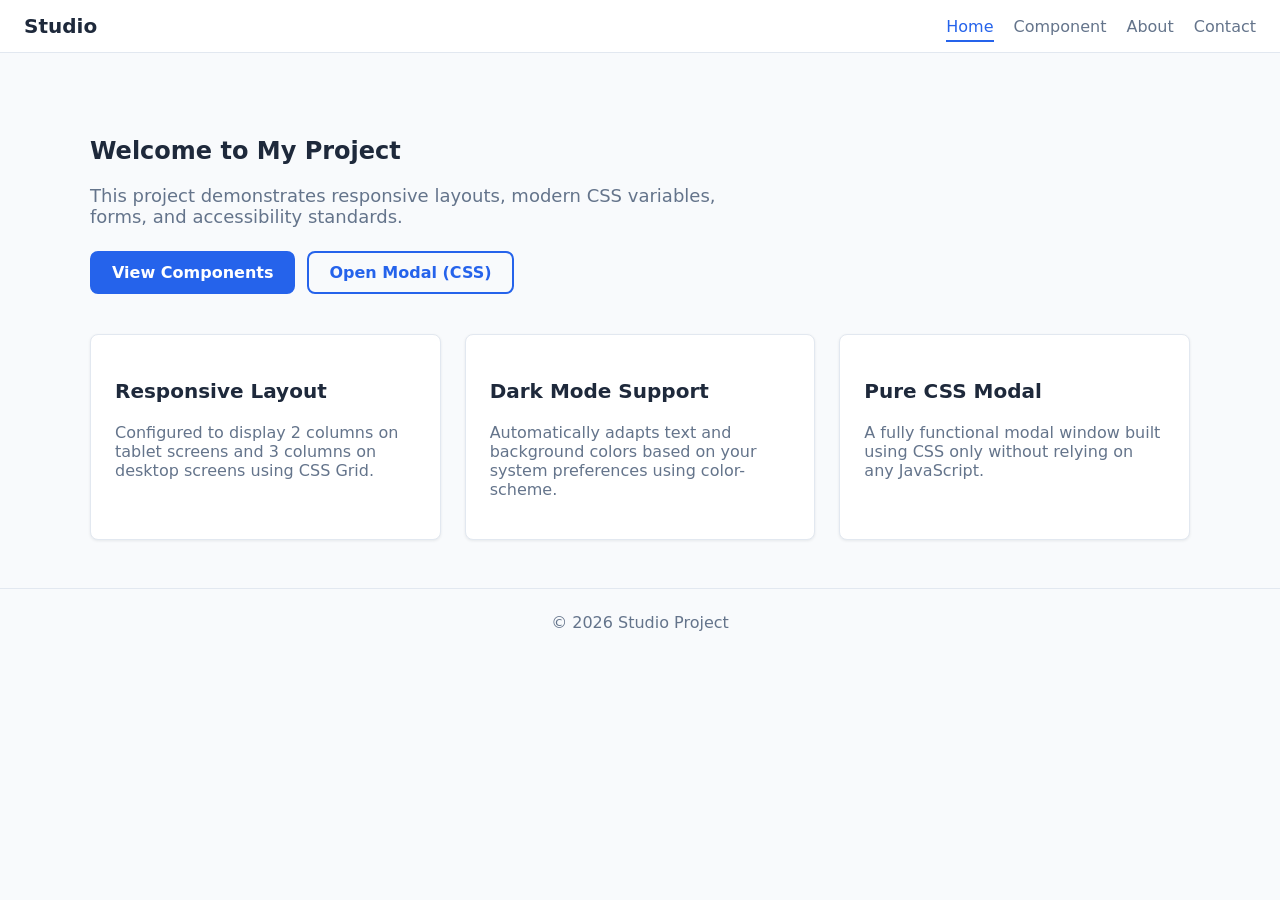
<file: index.html>
<!doctype html>
<html lang="en">
  <head>
    <meta charset="UTF-8" />
    <meta name="viewport" content="width=device-width, initial-scale=1.0" />
    <title>Home | Studio Project</title>
    <link rel="stylesheet" href="css/styleSheet.css" />
  </head>
  <body>
    <header class="site-header">
      <a class="logo" href="index.html">Studio</a>
      <nav>
        <ul>
          <li><a class="active" href="index.html">Home</a></li>
          <li><a href="component.html">Component</a></li>
          <li><a href="about.html">About</a></li>
          <li><a href="contact.html">Contact</a></li>
        </ul>
      </nav>
    </header>
    <main class="container">
      <section class="hero">
        <h1>Welcome to My Project</h1>
        <p>
          This project demonstrates responsive layouts, modern CSS variables,
          forms, and accessibility standards.
        </p>
        <div class="actions">
          <a href="component.html" class="btn">View Components</a>
          <a href="#open-modal" class="btn btn-outline">Open Modal (CSS)</a>
        </div>
      </section>

      <!-- Grid layout with 3 columns on desktop, 2 on tablet, 1 on mobile -->
      <section class="grid">
        <article class="card">
          <h3>Responsive Layout</h3>
          <p>
            Configured to display 2 columns on tablet screens and 3 columns on
            desktop screens using CSS Grid.
          </p>
        </article>
        <article class="card">
          <h3>Dark Mode Support</h3>
          <p>
            Automatically adapts text and background colors based on your system
            preferences using color-scheme.
          </p>
        </article>
        <article class="card">
          <h3>Pure CSS Modal</h3>
          <p>
            A fully functional modal window built using CSS only without relying
            on any JavaScript.
          </p>
        </article>
      </section>
    </main>

    <!-- CSS-Only Modal Structure -->
    <div id="open-modal" class="modal-overlay">
      <div class="modal-content">
        <h3>CSS Modal Window</h3>
        <p>
          This modal is triggered and closed entirely using pure CSS target
          states!
        </p>
        <a href="#" class="btn">Confirm</a>
        <a href="#" class="modal-close" aria-label="Close modal">&times;</a>
      </div>
    </div>

    <footer class="site-footer">
      <div class="container">&copy; 2026 Studio Project</div>
    </footer>
  </body>
</html>
</file>
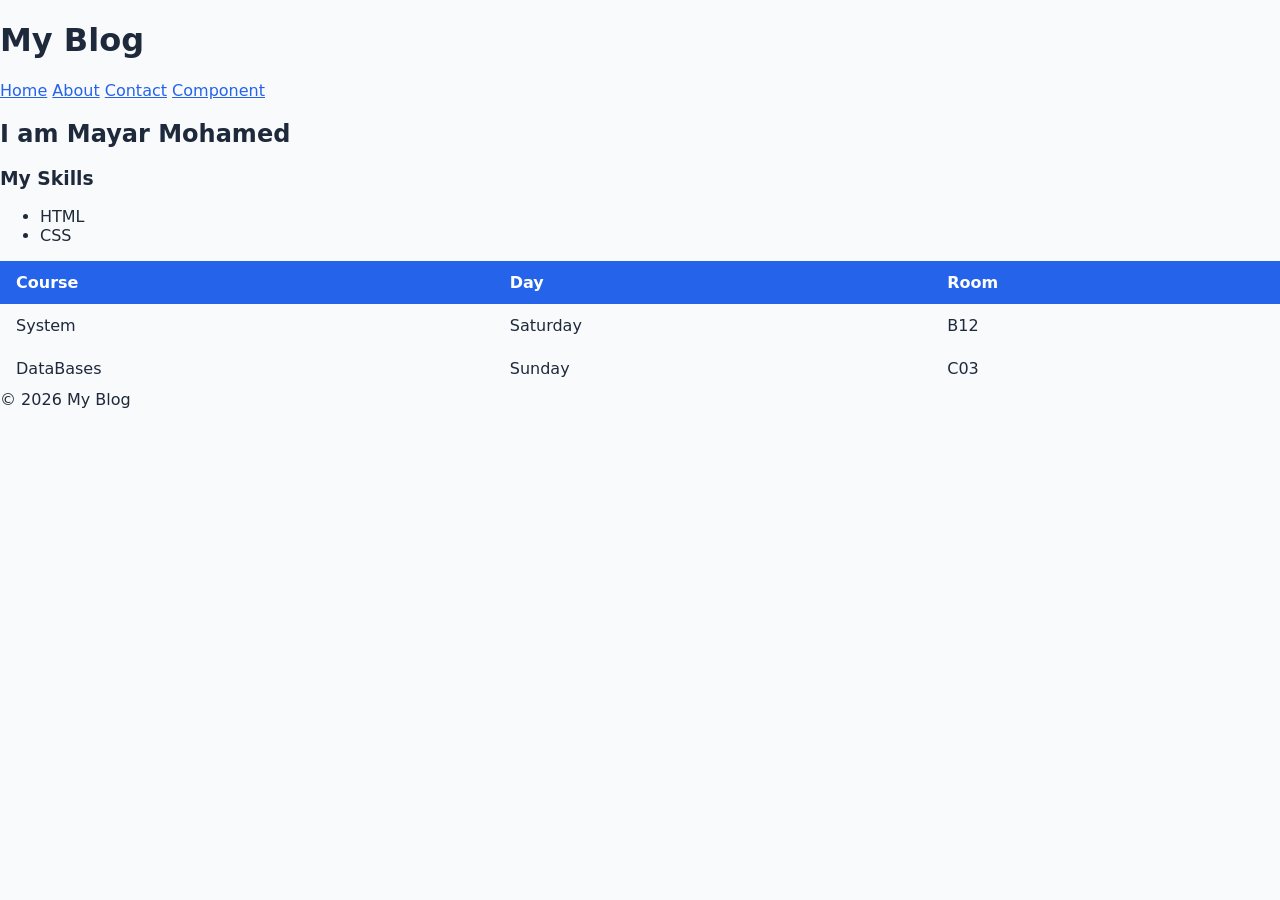
<file: about.html>
<!doctype html>
<html lang="en">
  <head>
    <meta charset="UTF-8" />
    <meta name="viewport" content="width=device-width, initial-scale=1.0" />
    <title>about | My Project</title>
    <link rel="stylesheet" href="css/styleSheet.css" />
  </head>
  <body>
    <header>
      <h1>My Blog</h1>
      <nav>
        <a href="index.html">Home</a>
        <a href="about.html">About</a>
        <a href="contact.html">Contact</a>
        <a href="component.html">Component</a>
      </nav>
    </header>
    <main>
      <h2>I am Mayar Mohamed</h2>
      <h3>My Skills</h3>
      <ul>
        <li>HTML</li>
        <li>CSS</li>
      </ul>
      <table>
        <thead>
          <tr>
            <th>Course</th>
            <th>Day</th>
            <th>Room</th>
          </tr>
        </thead>
        <tbody>
          <tr>
            <td>System</td>
            <td>Saturday</td>
            <td>B12</td>
          </tr>
          <tr>
            <td>DataBases</td>
            <td>Sunday</td>
            <td>C03</td>
          </tr>
        </tbody>
      </table>
    </main>
    <footer>
      <p>&copy; 2026 My Blog</p>
    </footer>
  </body>
</html>
</file>
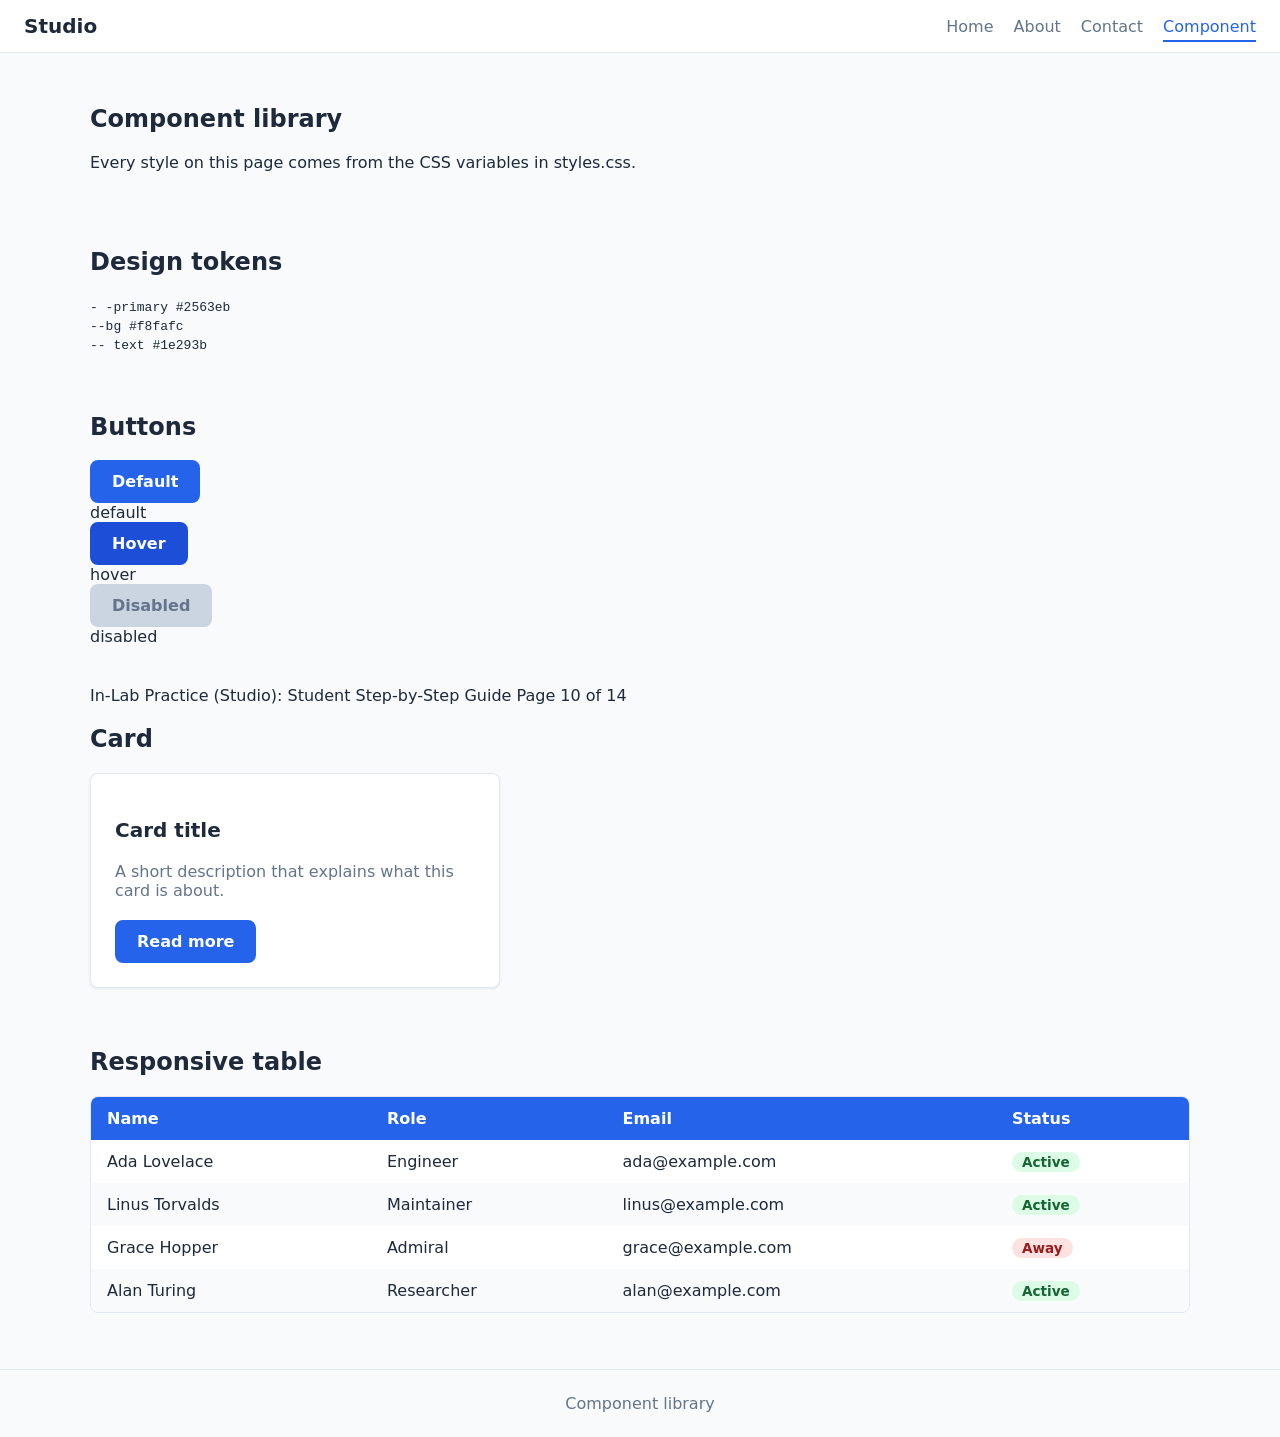
<file: component.html>
<!doctype html>
<html lang="en">
  <head>
    <meta charset="UTF-8" />
    <meta name="viewport" content="width=device-width, initial-scale=1" />
    <title>Studio - Component library</title>
    <link rel="stylesheet" href="css/styleSheet.css" />
  </head>
  <body>
    <header class="site-header">
      <a class="logo" href="index.html">Studio</a>
      <nav>
        <ul>
          <li><a href="index.html">Home</a></li>
          <li><a href="about.html">About</a></li>
          <li><a href="contact.html">Contact</a></li>
          <li><a class="active" href="component.html">Component</a></li>
        </ul>
      </nav>
    </header>
    <main class="container">
      <section class="section">
        <h1>Component library</h1>
        <p class="label">
          Every style on this page comes from the CSS variables in styles.css.
        </p>
      </section>
      <!-- Design tokens -->
      <section class="section">
        <h2>Design tokens</h2>
        <div class="swatches">
          <div class="swatch">
            <i style="background: var(--primary)"></i
            ><code>- -primary #2563eb</code>
          </div>
          <div class="swatch">
            <i style="background: var(--bg)"></i><code>--bg #f8fafc</code>
          </div>

          <div class="swatch">
            <i style="background: var(--text)"></i><code>-- text #1e293b</code>
          </div>
        </div>
      </section>
      <!-- Buttons in three states -->
      <section class="section">
        <h2>Buttons</h2>
        <div class="row">
          <div>
            <button class="btn">Default</button>
            <div class="label">default</div>
          </div>
          <div>
            <button class="btn is-hover">Hover</button>
            <div class="label">hover</div>
          </div>
          <div>
            <button class="btn" disabled>Disabled</button>
            <div class="label">disabled</div>
          </div>
        </div>
      </section>
      <!-- One card component -->
      <section class="section">
        In-Lab Practice (Studio): Student Step-by-Step Guide Page 10 of 14

        <h2>Card</h2>
        <article class="card" style="max-width: 360px">
          <h3>Card title</h3>
          <p>A short description that explains what this card is about.</p>
          <a class="btn" href="#">Read more</a>
        </article>
      </section>
      <!-- One responsive table -->
      <section class="section">
        <h2>Responsive table</h2>
        <div class="table-wrap">
          <table>
            <thead>
              <tr>
                <th>Name</th>
                <th>Role</th>
                <th>Email</th>
                <th>Status</th>
              </tr>
            </thead>
            <tbody>
              <tr>
                <td>Ada Lovelace</td>
                <td>Engineer</td>

                <td>ada@example.com</td>
                <td><span class="badge">Active</span></td>
              </tr>

              <tr>
                <td>Linus Torvalds</td>
                <td>Maintainer</td>

                <td>linus@example.com</td>
                <td><span class="badge">Active</span></td>
              </tr>

              <tr>
                <td>Grace Hopper</td>
                <td>Admiral</td>

                <td>grace@example.com</td>
                <td><span class="badge off">Away</span></td>
              </tr>

              <tr>
                <td>Alan Turing</td>
                <td>Researcher</td>

                <td>alan@example.com</td>
                <td><span class="badge">Active</span></td>
              </tr>
            </tbody>
          </table>
        </div>
      </section>
    </main>
    <footer class="site-footer" style="margin-top: 48px">
      <div class="container">Component library</div>
    </footer>
  </body>
</html>
</file>
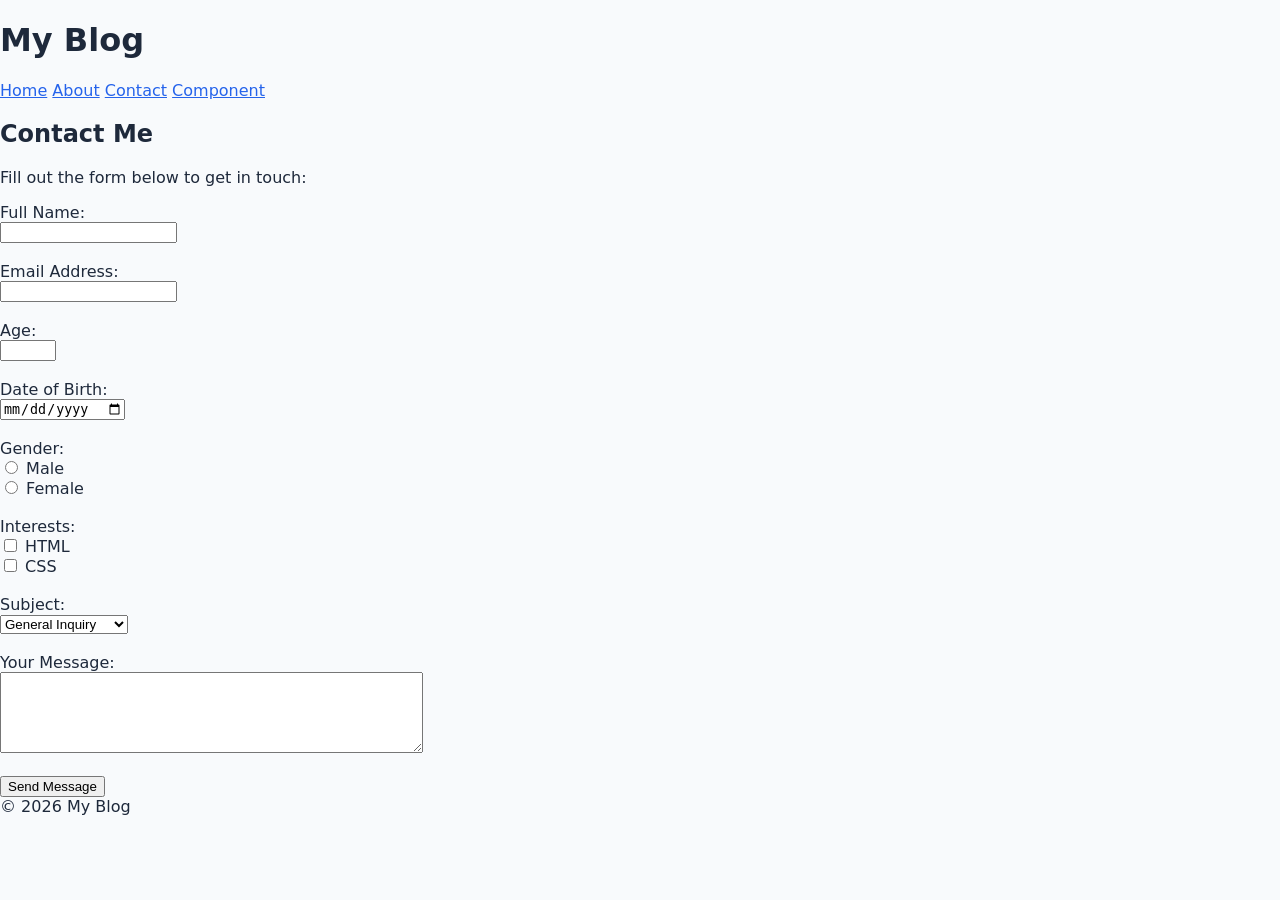
<file: contact.html>
<!doctype html>
<html lang="en">
  <head>
    <meta charset="UTF-8" />
    <meta name="viewport" content="width=device-width, initial-scale=1.0" />
    <title>contact | My Project</title>
    <link rel="stylesheet" href="css/styleSheet.css" />
  </head>
  <body>
    <header>
      <h1>My Blog</h1>
      <nav>
        <a href="index.html">Home</a>
        <a href="about.html">About</a>
        <a href="contact.html">Contact</a>
        <a href="component.html">Component</a>
      </nav>
    </header>
    <main>
      <section>
        <h2>Contact Me</h2>
        <p>Fill out the form below to get in touch:</p>

        <form action="#" method="POST">
          <!-- Text input -->
          <div class="box">
            <label for="name">Full Name:</label><br />
            <input type="text" id="name" name="User-name" required />
          </div>
          <br />

          <!-- Email input -->
          <div class="box">
            <label for="email">Email Address:</label><br />
            <input type="email" id="email" name="email" required />
          </div>
          <br />

          <!-- Number input -->
          <div class="box">
            <label for="age">Age:</label><br />
            <input type="number" id="age" name="age" min="1" max="120" />
          </div>
          <br />

          <!-- Date input -->
          <div class="box">
            <label for="dob">Date of Birth:</label><br />
            <input type="date" id="dod" name="birth_date" />
          </div>
          <br />

          <!-- Radio buttons -->
          <div class="radio">
            <label>Gender:</label><br />
            <input type="radio" id="male" name="gender" value="male" />
            <label for="male">Male</label><br />
            <input type="radio" id="female" name="gender" value="female" />
            <label for="female">Female</label>
          </div>
          <br />

          <!-- Checkboxes -->
          <div class="checkbox">
            <label>Interests:</label><br />
            <input
              type="checkbox"
              id="interest_html"
              name="interests"
              value="html"
            />
            <label for="interest_html">HTML</label><br />
            <input
              type="checkbox"
              id="interest_css"
              name="interests"
              value="css"
            />
            <label for="interest_css">CSS</label>
          </div>
          <br />

          <!-- Dropdown menu (Select) -->
          <div class="menu">
            <label for="subject">Subject:</label><br />
            <select id="subject" name="subject">
              <option value="general">General Inquiry</option>
              <option value="support">Technical Support</option>
              <option value="feedback">Feedback</option>
            </select>
          </div>
          <br />

          <!-- Large text box (Textarea) -> better than input for large message-->
          <div class="message">
            <label for="message">Your Message:</label><br />
            <textarea id="message" name="message" rows="5" cols="50"></textarea>
          </div>
          <br />

          <!-- Submit Button -->
          <div class="button">
            <button type="submit">Send Message</button>
          </div>
        </form>
      </section>
    </main>
    <footer>
      <!--Copyrights-->
      <p>&copy; 2026 My Blog</p>
    </footer>
  </body>
</html>
</file>
<file: css/styleSheet.css>
/* ==========================================
   1. CSS Variables & Global Styles (:root)
   ================================---------- */
:root {
  --primary: #2563eb;
  --primary-dark: #1d4ed8;
  --bg: #f8fafc;
  --surface: #ffffff;
  --text: #1e293b;
  --muted: #64748b;
  --border: #e2e8f0;
  --radius: 8px;
  --space: 24px;
}

/* Dark Mode Support */
@media (prefers-color-scheme: dark) {
  :root {
    --bg: #0f172a;
    --surface: #1e293b;
    --text: #f8fafc;
    --muted: #94a3b8;
    --border: #334155;
    --primary: #3b82f6;
    --primary-dark: #60a5fa;
  }
}

body {
  font-family:
    system-ui,
    -apple-system,
    sans-serif;
  background-color: var(--bg);
  color: var(--text);
  margin: 0;
  box-sizing: border-box;
}

p {
  margin: 0 0 1em;
}

a {
  color: var(--primary);
}

.container {
  max-width: 1100px;
  margin: 0 auto;
  padding: 0 var(--space);
}

/* ==========================================
2. Navigation = FLEXBOX
   ================================---------- */
.site-header {
  display: flex;
  justify-content: space-between;
  align-items: center;
  flex-wrap: wrap;
  gap: var(--space);
  padding: 14px var(--space);
  background: var(--surface);
  border-bottom: 1px solid var(--border);
}

.logo {
  font-weight: 700;
  font-size: 1.25rem;
  color: var(--text);
  text-decoration: none;
}

.site-header ul {
  display: flex;
  gap: 20px;
  list-style: none;
  margin: 0;
  padding: 0;
}

.site-header a:not(.logo) {
  text-decoration: none;
  color: var(--muted);
  padding: 4px 0;
}

.site-header a:not(.logo):hover,
.site-header a.active {
  color: var(--primary);
  border-bottom: 2px solid var(--primary);
}

/* ==========================================
3. Hero Section
   ================================---------- */
.hero {
  padding: 64px 0 40px;
}

.hero p {
  max-width: 55ch;
  color: var(--muted);
  font-size: 1.125rem;
}

.hero .actions {
  display: flex;
  gap: 12px;
  flex-wrap: wrap;
  margin-top: 24px;
}

/* ==========================================
4. Buttons Styles
   ================================---------- */
.btn {
  display: inline-block;
  padding: 10px 20px;
  font: inherit;
  font-weight: 600;
  color: #fff;
  background: var(--primary);
  border: 2px solid var(--primary);
  border-radius: var(--radius);
  text-decoration: none;
  cursor: pointer;
  transition:
    background 0.15s,
    border-color 0.15s;
}

.btn:hover:not(:disabled),
.btn.is-hover {
  background: var(--primary-dark);
  border-color: var(--primary-dark);
}

.btn:focus-visible {
  outline: 3px solid #93b4f8;
  outline-offset: 2px;
}

.btn:disabled {
  background: #cbd5e1;
  border-color: #cbd5e1;
  color: #64748b;
  cursor: not-allowed;
}

.btn-outline {
  background: transparent;
  color: var(--primary);
}

.btn-outline:hover:not(:disabled) {
  background: var(--primary);
  color: #fff;
}

/* ==========================================
5. Cards & Grid Main Content (Responsive Breakpoints)
   ================================---------- */
.card {
  background: var(--surface);
  border: 1px solid var(--border);
  border-radius: var(--radius);
  padding: 24px;
  box-shadow: 0 1px 3px rgba(15, 23, 42, 0.08);
}

.card h3 {
  font-size: 1.25rem;
  color: var(--text);
}

.card p {
  color: var(--muted);
}

.card .btn {
  margin-top: 4px;
}

.grid {
  display: grid;
  grid-template-columns: 1fr; /* Mobile default: 1 column */
  gap: 24px;
  padding-bottom: 48px;
}

/* Tablet: 2 columns */
@media (min-width: 600px) {
  .grid {
    grid-template-columns: repeat(2, 1fr);
  }
}

/* Desktop: 3 columns */
@media (min-width: 900px) {
  .grid {
    grid-template-columns: repeat(3, 1fr);
  }
}

.grid .wide {
  grid-column: 1 / -1;
}

/* ==========================================
6. Form Elements, Modal & Alert Components
   ================================---------- */
.form-group {
  margin-bottom: 16px;
}

.form-group label {
  display: block;
  margin-bottom: 6px;
  font-weight: 600;
  color: var(--text);
}

.form-group input,
.form-group select,
.form-group textarea {
  width: 100%;
  padding: 10px;
  border: 1px solid var(--border);
  border-radius: var(--radius);
  background: var(--surface);
  color: var(--text);
  font: inherit;
}

/* Alert / Notification Component */
.alert {
  padding: 16px;
  border-radius: var(--radius);
  background: #dcfce7;
  color: #166534;
  border: 1px solid #bbf7d0;
  margin-bottom: 16px;
}

/* CSS-Only Modal Component */
.modal-overlay {
  display: none;
  position: fixed;
  top: 0;
  left: 0;
  width: 100%;
  height: 100%;
  background: rgba(0, 0, 0, 0.5);
  justify-content: center;
  align-items: center;
  z-index: 1000;
}

#open-modal:target {
  display: flex;
}

.modal-content {
  background: var(--surface);
  padding: 24px;
  border-radius: var(--radius);
  max-width: 400px;
  width: 90%;
  box-shadow: 0 4px 12px rgba(0, 0, 0, 0.15);
  position: relative;
}

.modal-close {
  position: absolute;
  top: 12px;
  right: 12px;
  text-decoration: none;
  font-weight: bold;
  color: var(--muted);
  font-size: 1.25rem;
}

/* ==========================================
7. Tables & Helpers
   ================================---------- */
.table-wrap {
  overflow-x: auto;
  border: 1px solid var(--border);
  border-radius: var(--radius);
  background: var(--surface);
}

table {
  width: 100%;
  min-width: 520px;
  border-collapse: collapse;
}

th,
td {
  padding: 12px 16px;
  text-align: left;
}

th {
  background: var(--primary);
  color: #fff;
  white-space: nowrap;
}

tbody tr:nth-child(even) {
  background: var(--bg);
}

.badge {
  padding: 2px 10px;
  border-radius: 999px;
  font-size: 0.85rem;
  font-weight: 600;
  background: #dcfce7;
  color: #166534;
}

.badge.off {
  background: #fee2e2;
  color: #991b1b;
}

.section {
  padding: 32px 0 8px;
}

.site-footer {
  border-top: 1px solid var(--border);
  padding: 24px 0;
  color: var(--muted);
  text-align: center;
}
</file>
